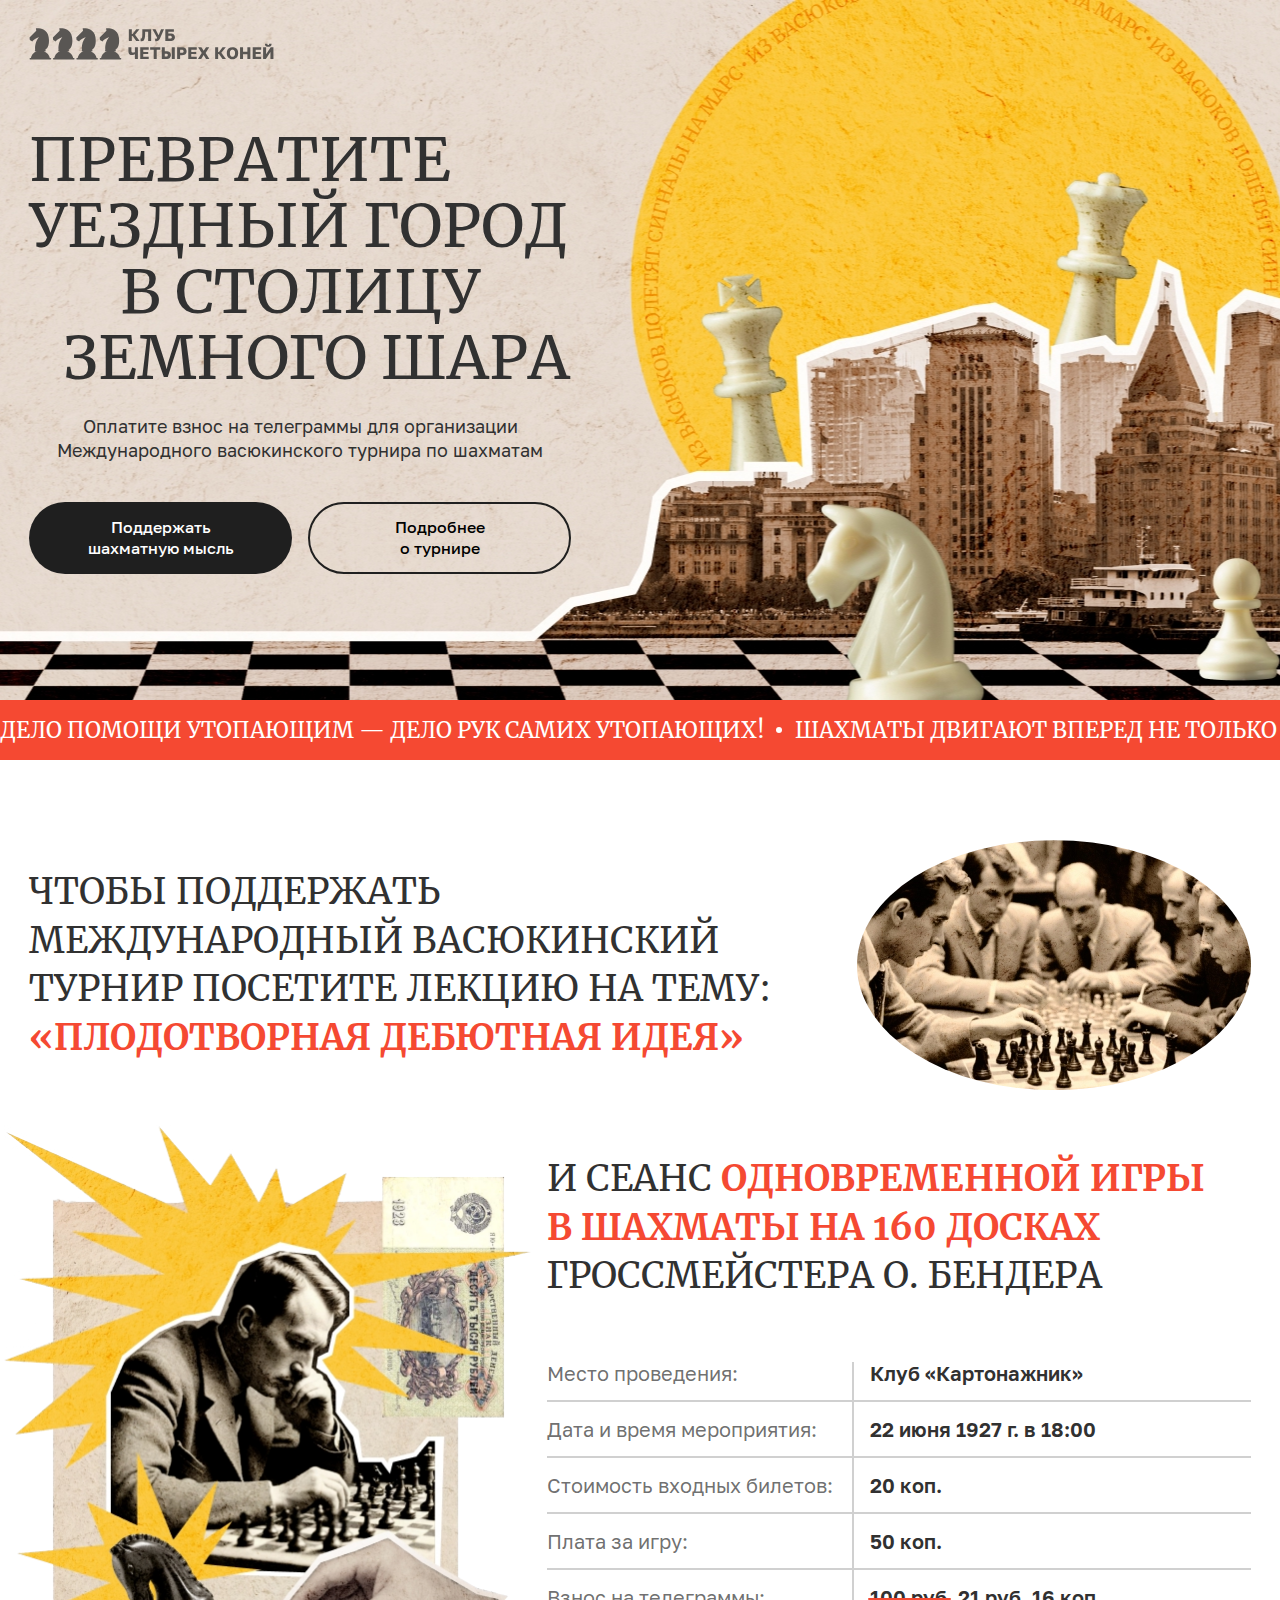
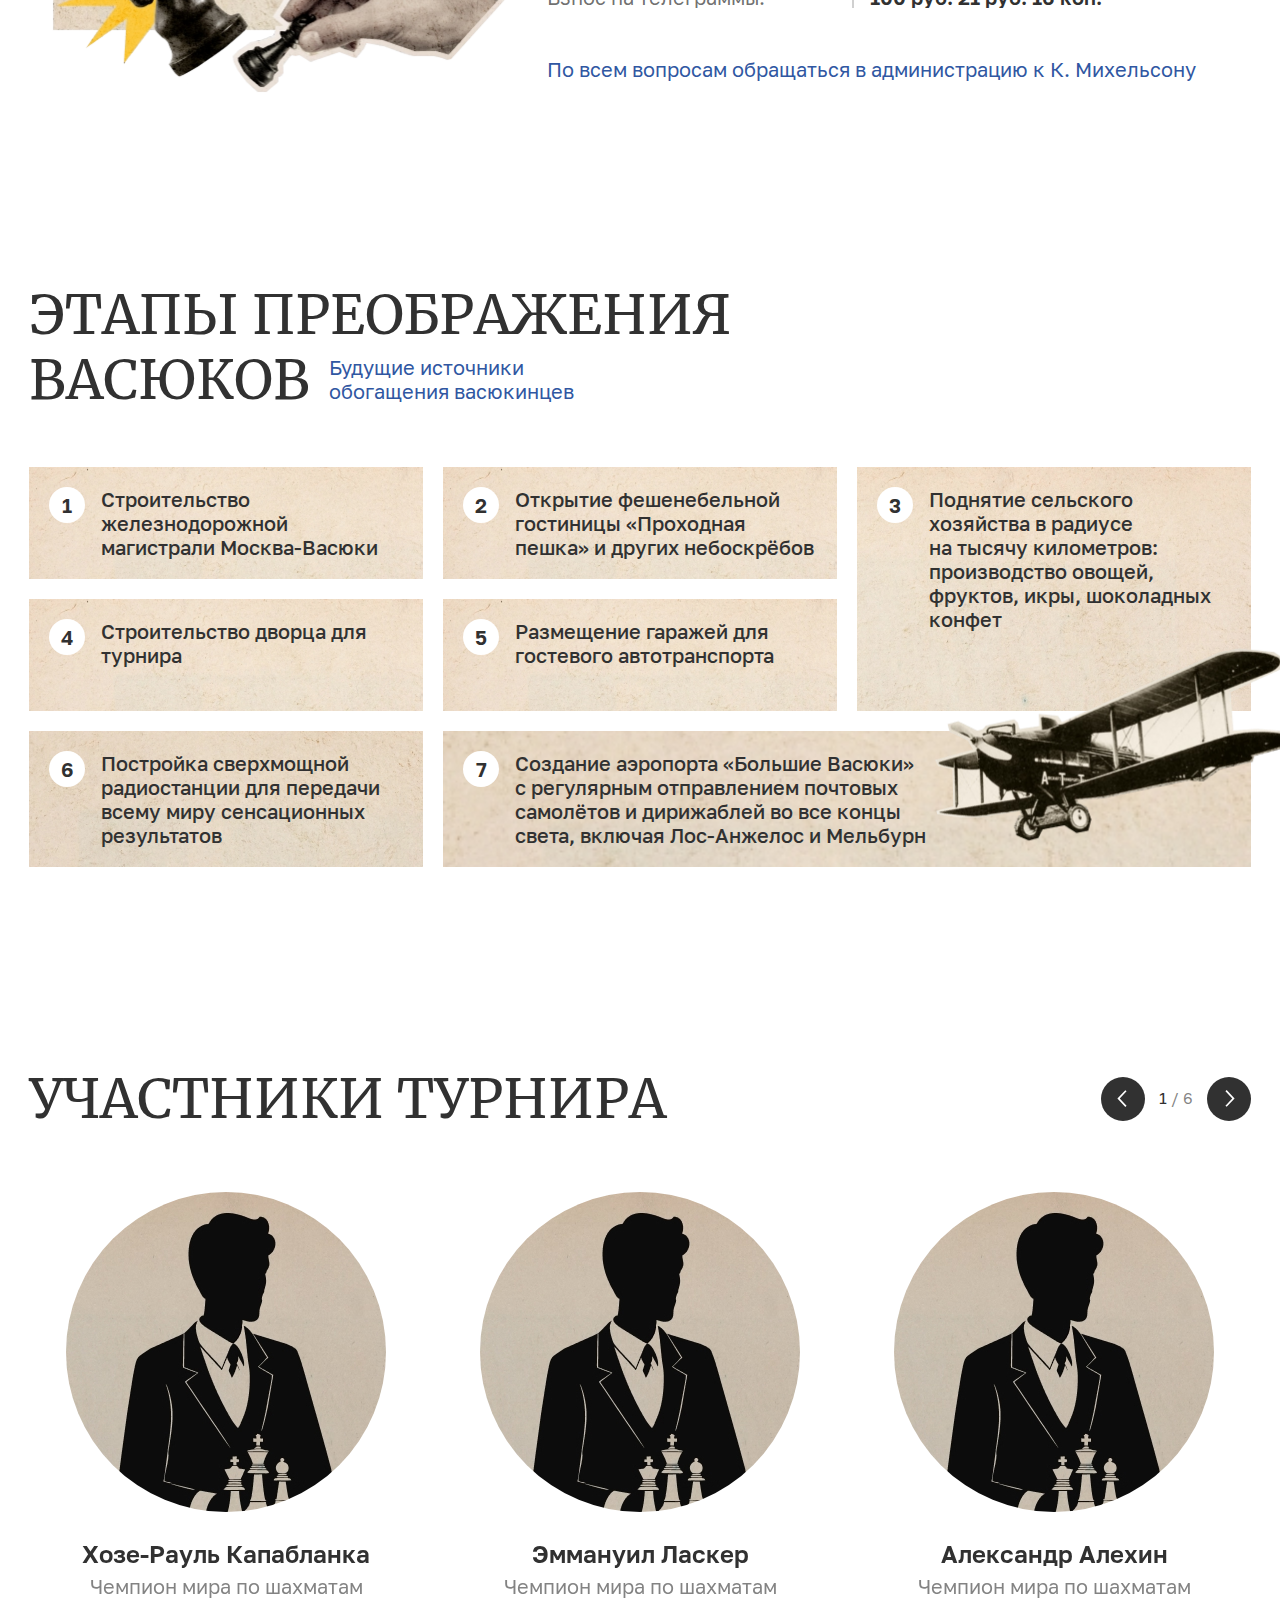
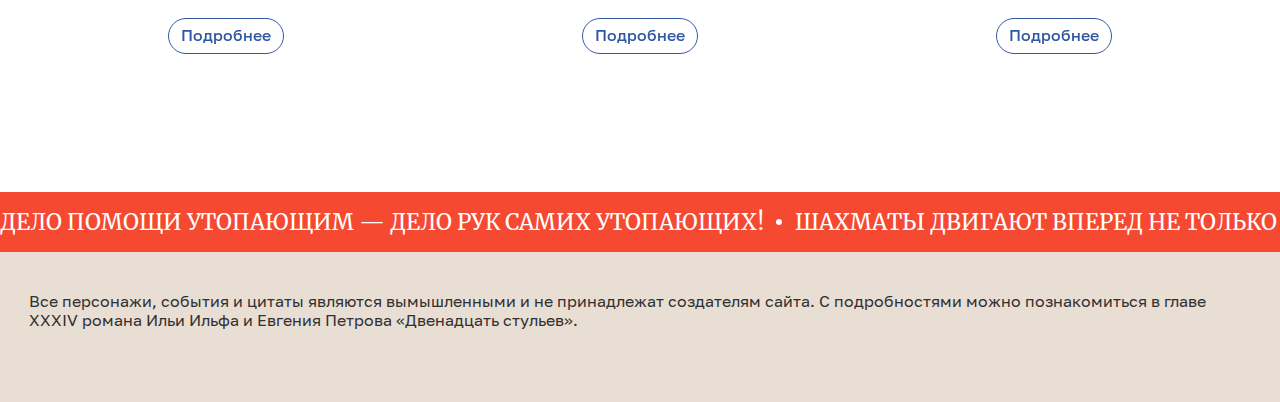
<file: index.html>
<!DOCTYPE html>
<html lang="ru">

<head>
  <meta charset="utf-8">
  <meta http-equiv="X-UA-Compatible" content="IE=edge">
  <meta name="viewport" content="width=device-width, initial-scale=1.0">

  <title>Клуб четырех коней</title>
  
  <meta name="description" content="Чтобы поддержать Международный васюкинский турнир посетите лекцию на тему: Плодотворная дебютная идея">
  <meta name="keywords" content="шахматы, игры, доска">
  <meta name="author" content="maxuiux">

  <link rel="icon" href="img/favicon.ico" type="image/x-icon">
  <link rel="icon" href="img/favicon.svg" type="image/svg+xml">
  <link rel="icon" href="img/favicon.webp" type="image/webp">
  <link rel="icon" href="img/favicon.png" type="image/png">

  <link rel="stylesheet" href="libs/swiper/swiper-bundle.min.css">
  <link rel="stylesheet" href="css/index.min.css">
</head>

<body>
  <header class="header">
    <div class="container">
        <a href="#" class="header__logo" tabindex="0" aria-label="Логотип Клуб четырех коней">
            <svg>
                <use xlink:href="img/sprites/icon.svg#logo-four-horses-club"></use>
            </svg>
        </a>
        <div class="header__blocks">
            <div class="header__block">
                <div class="header__wrap">
                    <h1 class="header__title">
                        <span>Превратите уездный город</span>
                        <span>в&nbsp;столицу</span>
                        <span>земного шара</span>
                    </h1>
                    <h2 class="header__subtitle">
                        Оплатите взнос на&nbsp;телеграммы для организации Международного васюкинского турнира
                        по&nbsp;шахматам
                    </h2>
                </div>
            </div>
            <div class="header__block">
                <div class="header__buttons">
                    <button class="button button--xl button--black" tabindex="0">
                        Поддержать <br> шахматную мысль
                    </button>
                    <a href="#" class="button button--xl button--border" tabindex="0">
                        Подробнее <br> о&nbsp;турнире
                    </a>
                </div>
            </div>
        </div>
    </div>
</header>

  <main>

    <section class="infinite-scroll" data-component="infinite-scroll">
    <div class="infinite-scroll-animation infinite-scroll-animation--left" data-element="infinite-scroll:animation" style="--direction: normal;">
        <div class="infinite-scroll-animation__text" data-element="infinite-scroll:inner">
            <span>
                Дело помощи утопающим&nbsp;&mdash; дело рук самих утопающих!
            </span>
            <span>
                Шахматы двигают вперед не&nbsp;только культуру, но&nbsp;и&nbsp;экономику!
            </span>
            <span>
                Лед тронулся, господа присяжные заседатели!
            </span>
            <span>
                Дело помощи утопающим&nbsp;&mdash; дело рук самих утопающих!
            </span>
            <span>
                Шахматы двигают вперед не&nbsp;только культуру, но&nbsp;и&nbsp;экономику!
            </span>
            <span>
                Лед тронулся, господа присяжные заседатели!
            </span>
        </div>
    </div>
</section>
    
    <section class="main-info section-padding-top-sm">
    <div class="container">
        <div class="main-info__blocks">
            <div class="main-info__block main-info__block--header">
                <div class="main-info__items" data-component="move-title">
                    <div class="main-info__item">
                        <h2 class="title">
                            Чтобы поддержать <br>
                            Международный васюкинский<br>
                            турнир <span data-element="move-title:item">посетите лекцию на&nbsp;тему:<br>
                                <span class="title-color-red">
                                    &laquo;Плодотворная дебютная идея&raquo;</span></span>
                        </h2>
                    </div>
                    <div class="main-info__item">
                        <div class="main-info__image-ellipse">
                            <picture>
                                <source srcset="img/main-info-image-1.avif" type="image/avif">
                                <source srcset="img/main-info-image-1.webp" type="image/webp">
                                <img src="img/main-info-image-1.jpg" loading="lazy" alt="Изображение">
                            </picture>
                        </div>
                    </div>
                    <div class="main-info__item">
                        <h2 class="title" data-element="move-title:container"></h2>
                    </div>
                </div>
            </div>
            <div class="main-info__block main-info__block--body">
                <div class="main-info__items">
                    <div class="main-info__item">
                        <div class="main-info__image-cube">
                            <picture>
                                <source srcset="img/main-info-image-2.avif" type="image/avif">
                                <source srcset="img/main-info-image-2.webp" type="image/webp">
                                <img src="img/main-info-image-2.png" loading="lazy" alt="Изображение">
                            </picture>
                        </div>
                    </div>
                    <div class="main-info__item">
                        <div class="main-info__item-header">
                            <h2 class="title">
                                и&nbsp;Сеанс <span class="title-color-red">одновременной игры<br>
                                    в&nbsp;шахматы на&nbsp;160 досках</span> <br>
                                гроссмейстера О.&nbsp;Бендера
                            </h2>
                        </div>
                        <div class="main-info__item-body">
                            <table class="table">
                                <tbody>
                                    <tr>
    <th data-label="Место проведения:">Место проведения:</th>
    <td data-label="Клуб &laquo;Картонажник&raquo;">Клуб &laquo;Картонажник&raquo;</td>
</tr>
                                    <tr>
    <th data-label="Дата и&nbsp;время мероприятия:">Дата и&nbsp;время мероприятия:</th>
    <td data-label="22&nbsp;июня 1927&nbsp;г.&nbsp;в&nbsp;18:00">22&nbsp;июня 1927&nbsp;г.&nbsp;в&nbsp;18:00</td>
</tr>
                                    <tr>
    <th data-label="Стоимость входных билетов:">Стоимость входных билетов:</th>
    <td data-label="20&nbsp;коп.">20&nbsp;коп.</td>
</tr>
                                    <tr>
    <th data-label="Плата за&nbsp;игру:">Плата за&nbsp;игру:</th>
    <td data-label="50&nbsp;коп.">50&nbsp;коп.</td>
</tr>
                                    <tr>
    <th data-label="Взнос на&nbsp;телеграммы:">Взнос на&nbsp;телеграммы:</th>
    <td data-label="21&nbsp;руб.&nbsp;16&nbsp;коп."><span class="table-discount">100&nbsp;руб.</span> 21&nbsp;руб.&nbsp;16&nbsp;коп.</td>
</tr>
                                </tbody>
                            </table>
                        </div>
                        <div class="main-info__item-footer">
                            <a href="#" class="link" tabindex="0">
                                По&nbsp;всем вопросам обращаться в&nbsp;администрацию к&nbsp;К.&nbsp;Михельсону
                            </a>
                        </div>
                    </div>
                </div>
            </div>
        </div>
    </div>
</section>
    
    <section class="stages-transformation section-padding-xl">
    <div class="container">
        <div class="stages-transformation__wrap">
            <h2 class="title title--xl">
                Этапы преображения<br>
                Васюков
                <a href="#" class="link link--title" tabindex="0">
                    Будущие источники
                    обогащения васюкинцев
                </a>
            </h2>
            <div class="stages-transformation__blocks">
                <div class="stages-transformation__block">
                    <div class="stages-item">
    <div class="stages-item__wrap">
        <div class="stages-item__value"></div>
        <div class="stages-item__text">
            Строительство железнодорожной магистрали Москва-Васюки
        </div>
    </div>
</div>
                </div>
                <div class="stages-transformation__block">
                    <div class="stages-item">
    <div class="stages-item__wrap">
        <div class="stages-item__value"></div>
        <div class="stages-item__text">
            Открытие фешенебельной гостиницы &laquo;Проходная пешка&raquo; и&nbsp;других небоскрёбов
        </div>
    </div>
</div>
                </div>
                <div class="stages-transformation__block">
                    <div class="stages-item">
    <div class="stages-item__wrap">
        <div class="stages-item__value"></div>
        <div class="stages-item__text">
            Поднятие сельского хозяйства в&nbsp;радиусе на&nbsp;тысячу километров: производство овощей, фруктов, икры, шоколадных конфет
        </div>
    </div>
</div>
                </div>
                <div class="stages-transformation__block">
                    <div class="stages-item">
    <div class="stages-item__wrap">
        <div class="stages-item__value"></div>
        <div class="stages-item__text">
            Строительство дворца для турнира
        </div>
    </div>
</div>
                </div>
                <div class="stages-transformation__block">
                    <div class="stages-item">
    <div class="stages-item__wrap">
        <div class="stages-item__value"></div>
        <div class="stages-item__text">
            Размещение гаражей для гостевого автотранспорта
        </div>
    </div>
</div>
                </div>
                <div class="stages-transformation__block">
                    <div class="stages-item">
    <div class="stages-item__wrap">
        <div class="stages-item__value"></div>
        <div class="stages-item__text">
            Постройка сверхмощной радиостанции для передачи всему миру сенсационных результатов
        </div>
    </div>
</div>
                </div>
                <div class="stages-transformation__block">
                    <div class="stages-item">
    <div class="stages-item__wrap">
        <div class="stages-item__value"></div>
        <div class="stages-item__text">
            Создание аэропорта &laquo;Большие Васюки&raquo; с&nbsp;регулярным отправлением почтовых самолётов и&nbsp;дирижаблей во&nbsp;все концы света, включая Лос-Анжелос и&nbsp;Мельбурн
        </div>
    </div>
</div>
                </div>
            </div>
            <div class="stages-slider" data-component="stages-slider">
                <div class="swiper" data-element="stages-slider:swiper">
                    <div class="swiper-wrapper">
                        <div class="swiper-slide">
                            <div class="stages-item-mobile">
                                <div class="stages-item-mobile__items">
                                    <div class="stages-item-mobile__item">
                                        <div class="stages-item__wrap">
                                            <div class="stages-item__value"></div>
                                            <div class="stages-item__text">
                                                Строительство железнодорожной магистрали Москва-Васюки
                                            </div>
                                        </div>
                                    </div>
                                    <div class="stages-item-mobile__item">
                                        <div class="stages-item__wrap">
                                            <div class="stages-item__value"></div>
                                            <div class="stages-item__text">
                                                Открытие фешенебельной гостиницы «Проходная пешка» и&nbsp;других небоскрёбов
                                            </div>
                                        </div>
                                    </div>
                                </div>
                            </div>
                        </div>
                        <div class="swiper-slide">
                            <div class="stages-item-mobile">
                                <div class="stages-item-mobile__items">
                                    <div class="stages-item-mobile__item">
                                        <div class="stages-item__wrap">
                                            <div class="stages-item__value"></div>
                                            <div class="stages-item__text">
                                                Поднятие сельского хозяйства в&nbsp;радиусе на&nbsp;тысячу километров: производство овощей, фруктов, икры, шоколадных конфет
                                            </div>
                                        </div>
                                    </div>
                                </div>
                            </div>
                        </div>
                        <div class="swiper-slide">
                            <div class="stages-item-mobile">
                                <div class="stages-item-mobile__items">
                                    <div class="stages-item-mobile__item">
                                        <div class="stages-item__wrap">
                                            <div class="stages-item__value"></div>
                                            <div class="stages-item__text">
                                                Строительство дворца для турнира
                                            </div>
                                        </div>
                                    </div>
                                    <div class="stages-item-mobile__item">
                                        <div class="stages-item__wrap">
                                            <div class="stages-item__value"></div>
                                            <div class="stages-item__text">
                                                Размещение гаражей для гостевого автотранспорта
                                            </div>
                                        </div>
                                    </div>
                                </div>
                            </div>
                        </div>
                        <div class="swiper-slide">
                            <div class="stages-item-mobile">
                                <div class="stages-item-mobile__items">
                                    <div class="stages-item-mobile__item">
                                        <div class="stages-item__wrap">
                                            <div class="stages-item__value"></div>
                                            <div class="stages-item__text">
                                                Постройка сверхмощной радиостанции для передачи всему миру сенсационных результатов
                                            </div>
                                        </div>
                                    </div>
                                </div>
                            </div>
                        </div>
                        <div class="swiper-slide">
                            <div class="stages-item-mobile">
                                <div class="stages-item-mobile__items">
                                    <div class="stages-item-mobile__item">
                                        <div class="stages-item__wrap">
                                            <div class="stages-item__value"></div>
                                            <div class="stages-item__text">
                                                Создание аэропорта «Большие Васюки» с&nbsp;регулярным отправлением почтовых самолётов и&nbsp;дирижаблей во&nbsp;все концы света, включая Лос-Анжелос и&nbsp;Мельбурн
                                            </div>
                                        </div>
                                    </div>
                                </div>
                            </div>
                        </div>
                    </div>
                    <div class="stages-slider-buttons">
                        <div class="stages-slider-button stages-slider-button--prev" data-element="stages-slider:prev">
                            <svg>
                                <use xlink:href="img/sprites/icon.svg#chevron-right"></use>
                            </svg>
                        </div>
                        <div class="stages-slider-pagination" data-element="stages-slider:pagination"></div>
                        <div class="stages-slider-button stages-slider-button--next" data-element="stages-slider:next">
                            <svg>
                                <use xlink:href="img/sprites/icon.svg#chevron-right"></use>
                            </svg>
                        </div>
                    </div>
                </div>
            </div>
        </div>
    </div>
</section>
    
    <section class="tournament-participants section-padding-bottom-md">
    <div class="container">
        <div class="tournament-participants__wrap">
            <h2 class="title title--xl">
                Участники турнира
            </h2>
            <div class="items-slider" data-component="items-slider">
                <div class="swiper" data-element="items-slider:swiper">
                    <div class="swiper-wrapper">
                        <div class="swiper-slide">
                            
    <div class="items-slider__slide">
        <div class="items-slider__slide-image">
            <picture>
                <source srcset="img/items-slider-slide-image-1.avif" type="image/avif">
                <source srcset="img/items-slider-slide-image-1.webp" type="image/webp">
                <img src="img/items-slider-slide-image-1.jpg" loading="lazy" alt="Фотография 1">
            </picture>
        </div>
        <div class="items-slider__slide-wrap">
            <h3 class="items-slider__slide-title">
                Хозе-Рауль Капабланка
            </h3>
            <p class="items-slider__slide-text">
                Чемпион мира по шахматам
            </p>
        </div>
        <a href="#" class="button button--sm button--border" tabindex="0">
            Подробнее
        </a>
    </div>

                        </div>
                        <div class="swiper-slide">
                            
    <div class="items-slider__slide">
        <div class="items-slider__slide-image">
            <picture>
                <source srcset="img/items-slider-slide-image-1.avif" type="image/avif">
                <source srcset="img/items-slider-slide-image-1.webp" type="image/webp">
                <img src="img/items-slider-slide-image-1.jpg" loading="lazy" alt="Фотография 1">
            </picture>
        </div>
        <div class="items-slider__slide-wrap">
            <h3 class="items-slider__slide-title">
                Эммануил Ласкер
            </h3>
            <p class="items-slider__slide-text">
                Чемпион мира по шахматам
            </p>
        </div>
        <a href="#" class="button button--sm button--border" tabindex="0">
            Подробнее
        </a>
    </div>

                        </div>
                        <div class="swiper-slide">
                            
    <div class="items-slider__slide">
        <div class="items-slider__slide-image">
            <picture>
                <source srcset="img/items-slider-slide-image-1.avif" type="image/avif">
                <source srcset="img/items-slider-slide-image-1.webp" type="image/webp">
                <img src="img/items-slider-slide-image-1.jpg" loading="lazy" alt="Фотография 1">
            </picture>
        </div>
        <div class="items-slider__slide-wrap">
            <h3 class="items-slider__slide-title">
                Александр Алехин
            </h3>
            <p class="items-slider__slide-text">
                Чемпион мира по шахматам
            </p>
        </div>
        <a href="#" class="button button--sm button--border" tabindex="0">
            Подробнее
        </a>
    </div>

                        </div>
                        <div class="swiper-slide">
                            
    <div class="items-slider__slide">
        <div class="items-slider__slide-image">
            <picture>
                <source srcset="img/items-slider-slide-image-1.avif" type="image/avif">
                <source srcset="img/items-slider-slide-image-1.webp" type="image/webp">
                <img src="img/items-slider-slide-image-1.jpg" loading="lazy" alt="Фотография 1">
            </picture>
        </div>
        <div class="items-slider__slide-wrap">
            <h3 class="items-slider__slide-title">
                Арон Нимцович
            </h3>
            <p class="items-slider__slide-text">
                Чемпион мира по шахматам
            </p>
        </div>
        <a href="#" class="button button--sm button--border" tabindex="0">
            Подробнее
        </a>
    </div>

                        </div>
                        <div class="swiper-slide">
                            
    <div class="items-slider__slide">
        <div class="items-slider__slide-image">
            <picture>
                <source srcset="img/items-slider-slide-image-1.avif" type="image/avif">
                <source srcset="img/items-slider-slide-image-1.webp" type="image/webp">
                <img src="img/items-slider-slide-image-1.jpg" loading="lazy" alt="Фотография 1">
            </picture>
        </div>
        <div class="items-slider__slide-wrap">
            <h3 class="items-slider__slide-title">
                Рихард Рети
            </h3>
            <p class="items-slider__slide-text">
                Чемпион мира по шахматам
            </p>
        </div>
        <a href="#" class="button button--sm button--border" tabindex="0">
            Подробнее
        </a>
    </div>

                        </div>
                        <div class="swiper-slide">
                            
    <div class="items-slider__slide">
        <div class="items-slider__slide-image">
            <picture>
                <source srcset="img/items-slider-slide-image-1.avif" type="image/avif">
                <source srcset="img/items-slider-slide-image-1.webp" type="image/webp">
                <img src="img/items-slider-slide-image-1.jpg" loading="lazy" alt="Фотография 1">
            </picture>
        </div>
        <div class="items-slider__slide-wrap">
            <h3 class="items-slider__slide-title">
                Остап Бендер
            </h3>
            <p class="items-slider__slide-text">
                Гроссмейстер
            </p>
        </div>
        <a href="#" class="button button--sm button--border" tabindex="0">
            Подробнее
        </a>
    </div>

                        </div>
                    </div>
                    <div class="items-slider-buttons">
                        <div class="items-slider-button items-slider-button--prev" data-element="items-slider:prev">
                            <svg>
                                <use xlink:href="img/sprites/icon.svg#chevron-right"></use>
                            </svg>
                        </div>
                        <div class="items-slider-pagination" data-element="items-slider:pagination"></div>
                        <div class="items-slider-button items-slider-button--next" data-element="items-slider:next">
                            <svg>
                                <use xlink:href="img/sprites/icon.svg#chevron-right"></use>
                            </svg>
                        </div>
                    </div>

                </div>
            </div>
        </div>
    </div>
</section>
    
    <section class="infinite-scroll" data-component="infinite-scroll">
    <div class="infinite-scroll-animation infinite-scroll-animation--right" data-element="infinite-scroll:animation" style="--direction: normal;">
        <div class="infinite-scroll-animation__text" data-element="infinite-scroll:inner">
            <span>
                Дело помощи утопающим&nbsp;&mdash; дело рук самих утопающих!
            </span>
            <span>
                Шахматы двигают вперед не&nbsp;только культуру, но&nbsp;и&nbsp;экономику!
            </span>
            <span>
                Лед тронулся, господа присяжные заседатели!
            </span>
            <span>
                Дело помощи утопающим&nbsp;&mdash; дело рук самих утопающих!
            </span>
            <span>
                Шахматы двигают вперед не&nbsp;только культуру, но&nbsp;и&nbsp;экономику!
            </span>
            <span>
                Лед тронулся, господа присяжные заседатели!
            </span>
        </div>
    </div>
</section>

  </main>

  <footer class="footer">
    <div class="container">
        <p class="footer__text">
            Все персонажи, события и&nbsp;цитаты являются вымышленными и&nbsp;не&nbsp;принадлежат создателям сайта.
            С&nbsp;подробностями можно познакомиться в&nbsp;главе XXXIV романа Ильи Ильфа и&nbsp;Евгения Петрова
            &laquo;Двенадцать стульев&raquo;.
        </p>
    </div>
</footer>

  <script src="libs/swiper/swiper-bundle.min.js"></script>
<script src="js/index.min.js"></script>

</body>

</html>
</file>
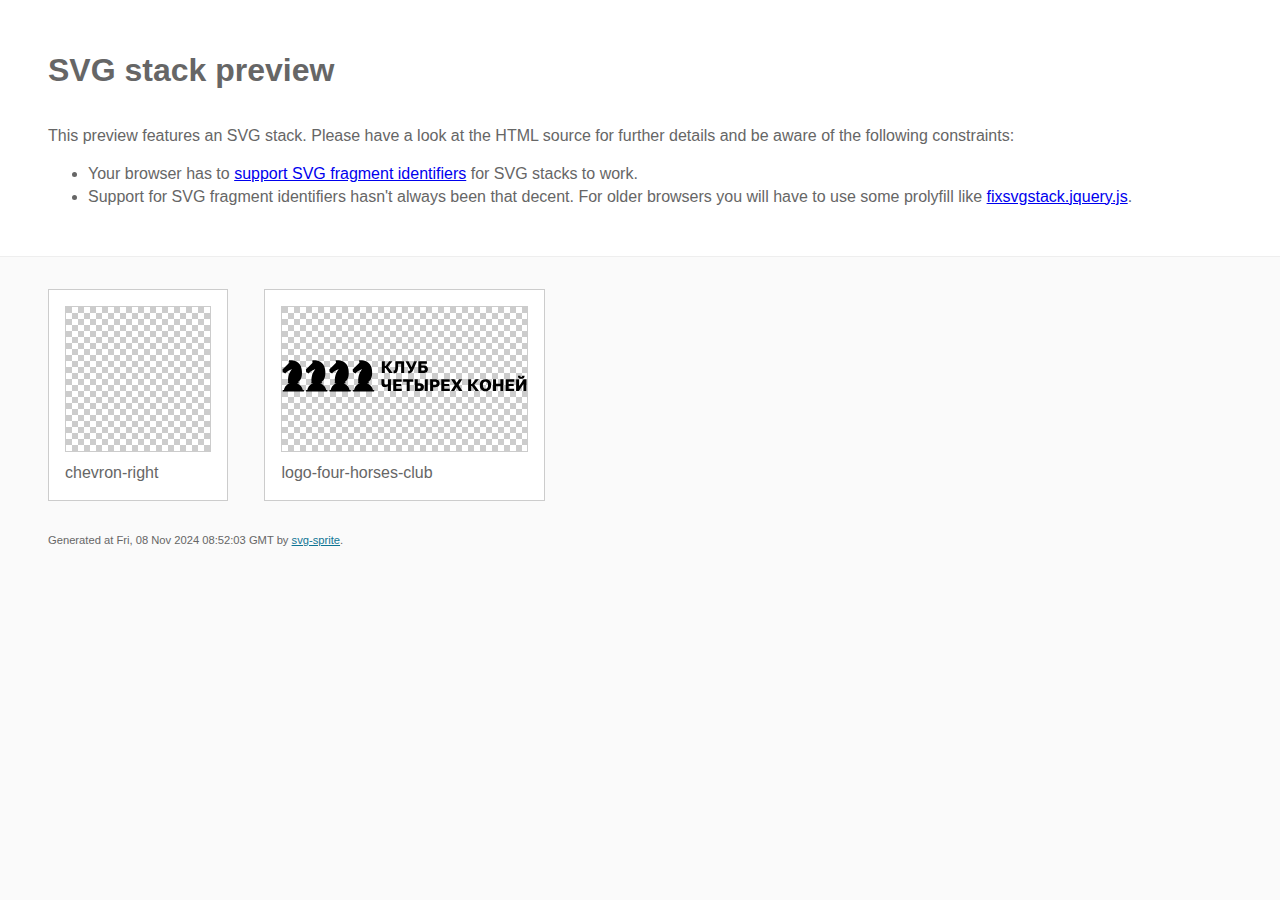
<file: img/sprites/stack/sprite.stack.html>
<!DOCTYPE html>
<html lang="en" xmlns="http://www.w3.org/1999/xhtml">
	<head>
		<meta charset="utf-8"/>
		<meta http-equiv="X-UA-Compatible" content="IE=Edge"/>
		<title>SVG stack preview | svg-sprite</title>
		<style>@charset "UTF-8";body{padding:0;margin:0;color:#666;background:#fafafa;font-family:Arial,Helvetica,sans-serif;font-size:1em;line-height:1.4}header{display:block;padding:3em 3em 2em 3em;background-color:#fff}header p{margin:2em 0 0 0}section{border-top:1px solid #eee;padding:2em 3em 0 3em}section ul{margin:0;padding:0}section li{display:inline;display:inline-block;background-color:#fff;position:relative;margin:0 2em 2em 0;vertical-align:top;border:1px solid #ccc;padding:1em 1em 3em 1em;cursor:default}.icon-box{margin:0;width:144px;height:144px;position:relative;background:#ccc url("[data-uri]") top left repeat;border:1px solid #ccc;display:table-cell;vertical-align:middle;text-align:center}.icon{display:inline;display:inline-block}h1{margin-top:0}h2{margin:0;padding:0;font-size:1em;font-weight:normal;white-space:nowrap;overflow:hidden;text-overflow:ellipsis;position:absolute;left:1em;right:1em;bottom:1em}footer{display:block;margin:0;padding:0 3em 3em 3em}footer p{margin:0;font-size:.7em}footer a{color:#0f7595;margin-left:0}</style>

<!--

Sprite shape dimensions
====================================================================================================
You will need to set the sprite shape dimensions via CSS when you use them as stack SVGs, otherwise
they would become a huge 100% in size. You may use the following dimension classes for doing so.
They might well be outsourced to an external stylesheet of course.

-->

<style type="text/css">
	.svg-chevron-right-dims { width: 20px; height: 20px; }
	.svg-logo-four-horses-club-dims { width: 245px; height: 32px; }
</style>

<!--
====================================================================================================
-->

	</head>
	<body>
		<header>
			<h1>SVG stack preview</h1>
			<p>This preview features an SVG stack. Please have a look at the HTML source for further details and be aware of the following constraints:</p>
			<ul>
				<li>Your browser has to <a href="http://caniuse.com/#feat=svg-fragment" target="_blank" rel="noopener noreferrer">support SVG fragment identifiers</a> for SVG stacks to work.</li>
				<li>Support for SVG fragment identifiers hasn't always been that decent. For older browsers you will have to use some prolyfill like <a href="https://github.com/preciousforever/SVG-Stacker/blob/master/fixsvgstack.jquery.js" target="_blank" rel="noopener noreferrer">fixsvgstack.jquery.js</a>.</li>
			</ul>
		</header>
		<section>

<!--

SVG stack
====================================================================================================
These SVG images make use of fragment identifiers (IDs) to reference certain portions of the
external sprite. By default, all shapes inside the sprite are hidden by CSS. The `:target` pseudo
selector is used to show the very shape that is referenced by the fragment identifier.

-->

			<ul>

				<li title="chevron-right">
					<div class="icon-box">

						<!-- chevron-right -->
						<img src="../icon.svg#chevron-right" class="svg-chevron-right-dims" alt="chevron-right"/>

					</div>
					<h2>chevron-right</h2>
				</li>
				<li title="logo-four-horses-club">
					<div class="icon-box">

						<!-- logo-four-horses-club -->
						<img src="../icon.svg#logo-four-horses-club" class="svg-logo-four-horses-club-dims" alt="logo-four-horses-club"/>

					</div>
					<h2>logo-four-horses-club</h2>
				</li>
			</ul>

<!--
====================================================================================================
-->

		</section>
		<footer>
			<p>Generated at Fri, 08 Nov 2024 08:52:03 GMT by <a href="https://github.com/svg-sprite/svg-sprite" target="_blank" rel="noopener noreferrer">svg-sprite</a>.</p>
		</footer>
	</body>
</html>
</file>
<file: css/index.min.css>
html{line-height:1.15;-webkit-text-size-adjust:100%}details,main{display:block}h1{font-size:2em}hr{-webkit-box-sizing:content-box;box-sizing:content-box;height:0;overflow:visible}code,kbd,pre,samp{font-family:monospace,monospace;font-size:1em}a{background-color:transparent;text-decoration:none;color:var(--color-black)}abbr[title]{border-bottom:none;text-decoration:underline;-webkit-text-decoration:underline dotted;text-decoration:underline dotted}b,strong{font-weight:bolder}small{font-size:80%}sub,sup{font-size:75%;line-height:0;position:relative;vertical-align:baseline}sub{bottom:-.25em}sup{top:-.5em}img{border-style:none;-webkit-user-select:none;-moz-user-select:none;-ms-user-select:none;user-select:none}button,input,optgroup,select,textarea{font-family:inherit;font-size:100%;line-height:1.15;margin:0}button,input{overflow:visible}button,select{text-transform:none}[type=button],[type=reset],[type=submit],button{-webkit-appearance:button}[type=button]::-moz-focus-inner,[type=reset]::-moz-focus-inner,[type=submit]::-moz-focus-inner,button::-moz-focus-inner{border-style:none;padding:0}[type=button]:-moz-focusring,[type=reset]:-moz-focusring,[type=submit]:-moz-focusring,button:-moz-focusring{outline:ButtonText dotted 1px}fieldset{padding:.35em .75em .625em}legend{-webkit-box-sizing:border-box;box-sizing:border-box;color:inherit;display:table;max-width:100%;padding:0;white-space:normal}progress{vertical-align:baseline}textarea{overflow:auto}[type=checkbox],[type=radio]{-webkit-box-sizing:border-box;box-sizing:border-box;padding:0}[type=number]::-webkit-inner-spin-button,[type=number]::-webkit-outer-spin-button{height:auto}[type=search]{-webkit-appearance:textfield;outline-offset:-2px}[type=search]::-webkit-search-decoration{-webkit-appearance:none}::-webkit-file-upload-button{-webkit-appearance:button;font:inherit}summary{display:list-item}[hidden],template{display:none}@font-face{font-family:Merriweather;src:url(../fonts/merriweather/Merriweather-BoldItalic.eot);src:local("Merriweather Bold Italic"),local("Merriweather-BoldItalic"),url(../fonts/merriweather/Merriweather-BoldItalic.eot?#iefix) format("embedded-opentype"),url(../fonts/merriweather/Merriweather-BoldItalic.woff) format("woff"),url(../fonts/merriweather/Merriweather-BoldItalic.ttf) format("truetype");font-weight:700;font-style:italic}@font-face{font-family:Merriweather;src:url(../fonts/merriweather/Merriweather-Italic.eot);src:local("Merriweather Italic"),local("Merriweather-Italic"),url(../fonts/merriweather/Merriweather-Italic.eot?#iefix) format("embedded-opentype"),url(../fonts/merriweather/Merriweather-Italic.woff) format("woff"),url(../fonts/merriweather/Merriweather-Italic.ttf) format("truetype");font-weight:400;font-style:italic}@font-face{font-family:Merriweather;src:url(../fonts/merriweather/Merriweather-Regular.eot);src:local("Merriweather Regular"),local("Merriweather-Regular"),url(../fonts/merriweather/Merriweather-Regular.eot?#iefix) format("embedded-opentype"),url(../fonts/merriweather/Merriweather-Regular.woff) format("woff"),url(../fonts/merriweather/Merriweather-Regular.ttf) format("truetype");font-weight:400;font-style:normal}@font-face{font-family:Merriweather;src:url(../fonts/merriweather/Merriweather-BlackItalic.eot);src:local("Merriweather Black Italic"),local("Merriweather-BlackItalic"),url(../fonts/merriweather/Merriweather-BlackItalic.eot?#iefix) format("embedded-opentype"),url(../fonts/merriweather/Merriweather-BlackItalic.woff) format("woff"),url(../fonts/merriweather/Merriweather-BlackItalic.ttf) format("truetype");font-weight:900;font-style:italic}@font-face{font-family:Merriweather;src:url(../fonts/merriweather/Merriweather-Bold.eot);src:local("Merriweather Bold"),local("Merriweather-Bold"),url(../fonts/merriweather/Merriweather-Bold.eot?#iefix) format("embedded-opentype"),url(../fonts/merriweather/Merriweather-Bold.woff) format("woff"),url(../fonts/merriweather/Merriweather-Bold.ttf) format("truetype");font-weight:700;font-style:normal}@font-face{font-family:Merriweather;src:url(../fonts/merriweather/Merriweather-Light.eot);src:local("Merriweather Light"),local("Merriweather-Light"),url(../fonts/merriweather/Merriweather-Light.eot?#iefix) format("embedded-opentype"),url(../fonts/merriweather/Merriweather-Light.woff) format("woff"),url(../fonts/merriweather/Merriweather-Light.ttf) format("truetype");font-weight:300;font-style:normal}@font-face{font-family:Merriweather;src:url(../fonts/merriweather/Merriweather-Black.eot);src:local("Merriweather Black"),local("Merriweather-Black"),url(../fonts/merriweather/Merriweather-Black.eot?#iefix) format("embedded-opentype"),url(../fonts/merriweather/Merriweather-Black.woff) format("woff"),url(../fonts/merriweather/Merriweather-Black.ttf) format("truetype");font-weight:900;font-style:normal}@font-face{font-family:Merriweather;src:url(../fonts/merriweather/Merriweather-LightItalic.eot);src:local("Merriweather Light Italic"),local("Merriweather-LightItalic"),url(../fonts/merriweather/Merriweather-LightItalic.eot?#iefix) format("embedded-opentype"),url(../fonts/merriweather/Merriweather-LightItalic.woff) format("woff"),url(../fonts/merriweather/Merriweather-LightItalic.ttf) format("truetype");font-weight:300;font-style:italic}@font-face{font-family:"Golos Text";src:url(../fonts/golos-text/GolosText-Medium.eot);src:local("Golos Text Medium"),local("GolosText-Medium"),url(../fonts/golos-text/GolosText-Medium.eot?#iefix) format("embedded-opentype"),url(../fonts/golos-text/GolosText-Medium.woff2) format("woff2"),url(../fonts/golos-text/GolosText-Medium.woff) format("woff"),url(../fonts/golos-text/GolosText-Medium.ttf) format("truetype");font-weight:500;font-style:normal}@font-face{font-family:"Golos Text";src:url(../fonts/golos-text/GolosText-Black.eot);src:local("Golos Text Black"),local("GolosText-Black"),url(../fonts/golos-text/GolosText-Black.eot?#iefix) format("embedded-opentype"),url(../fonts/golos-text/GolosText-Black.woff2) format("woff2"),url(../fonts/golos-text/GolosText-Black.woff) format("woff"),url(../fonts/golos-text/GolosText-Black.ttf) format("truetype");font-weight:900;font-style:normal}@font-face{font-family:"Golos Text";src:url(../fonts/golos-text/GolosText-DemiBold.eot);src:local("Golos Text DemiBold"),local("GolosText-DemiBold"),url(../fonts/golos-text/GolosText-DemiBold.eot?#iefix) format("embedded-opentype"),url(../fonts/golos-text/GolosText-DemiBold.woff2) format("woff2"),url(../fonts/golos-text/GolosText-DemiBold.woff) format("woff"),url(../fonts/golos-text/GolosText-DemiBold.ttf) format("truetype");font-weight:600;font-style:normal}@font-face{font-family:"Golos Text";src:url(../fonts/golos-text/GolosText-Bold.eot);src:local("Golos Text Bold"),local("GolosText-Bold"),url(../fonts/golos-text/GolosText-Bold.eot?#iefix) format("embedded-opentype"),url(../fonts/golos-text/GolosText-Bold.woff2) format("woff2"),url(../fonts/golos-text/GolosText-Bold.woff) format("woff"),url(../fonts/golos-text/GolosText-Bold.ttf) format("truetype");font-weight:700;font-style:normal}@font-face{font-family:"Golos Text";src:url(../fonts/golos-text/GolosText-Regular.eot);src:local("Golos Text Regular"),local("GolosText-Regular"),url(../fonts/golos-text/GolosText-Regular.eot?#iefix) format("embedded-opentype"),url(../fonts/golos-text/GolosText-Regular.woff2) format("woff2"),url(../fonts/golos-text/GolosText-Regular.woff) format("woff"),url(../fonts/golos-text/GolosText-Regular.ttf) format("truetype");font-weight:400;font-style:normal}:root{--font-family-merriweather:"Merriweather",Helvetica,Arial,sans-serif;--font-family-golos-text:"Golos Text",Helvetica,Arial,sans-serif;--color-black:#000;--color-deep-black:#1F1F1F;--color-dark-grey:#313131;--color-graphite-grey:#595653;--color-light-grey:#D6D6D6;--color-soft-grey:#D9D9D9;--color-pastel-grey:#D0D0D0;--color-white:#fff;--color-light-beige:#E9DED4;--color-bright-red:#F54932;--color-golden-yellow:#FBCE51;--color-indigo-blue:#3057A2;--transition-1:0.2s}html{-webkit-box-sizing:border-box;box-sizing:border-box;scroll-behavior:smooth}*,::after,::before{margin:0;padding:0;-webkit-box-sizing:inherit;box-sizing:inherit}body{margin:0;font-family:var(--font-family-merriweather);font-size:1rem;font-weight:400;color:var(--color-dark-grey);background:var(--maxuiux-color-gray-100);overflow-x:hidden;display:-webkit-box;display:-ms-flexbox;display:flex;-webkit-box-orient:vertical;-webkit-box-direction:normal;-ms-flex-direction:column;flex-direction:column;-webkit-box-pack:justify;-ms-flex-pack:justify;justify-content:space-between;min-height:100dvh}img,video{display:-webkit-box;display:-ms-flexbox;display:flex;max-width:100%}button,input,label{font-family:var(--font-family-montserrat)}h1,h2,h3,h4,h5,h6,li,ol,p,ul{font-size:inherit;margin:0}li,ul{list-style:none;padding:0}button{border:none;background-color:initial;cursor:pointer}svg{display:-webkit-box;display:-ms-flexbox;display:flex}.title{display:inline;font-size:2.25rem;line-height:135%;font-weight:400;text-transform:uppercase;text-wrap:balance}.title-color-red{font-weight:700;color:var(--color-bright-red)}.title--xl{font-size:3.375rem;line-height:120%}.link{display:inline-block;font-family:var(--font-family-golos-text);font-size:1.25rem;line-height:120%;font-weight:400;color:var(--color-indigo-blue)}.link--title{vertical-align:center;margin-left:.375rem;max-width:18.75rem;width:100%;text-transform:initial}.section-padding-xl{padding-top:10rem;padding-bottom:12.5rem}.section-padding-top-sm{padding-top:5rem}.section-padding-bottom-md{padding-bottom:8.625rem}.swiper{width:100%}.swiper-slide{width:100%;height:100%}.swiper-button-lock{display:none}.container{max-width:1262px;width:100%;margin:0 auto;padding:0 1.25rem}.items-slider .swiper{position:static}.items-slider__slide{display:-webkit-box;display:-ms-flexbox;display:flex;-webkit-box-orient:vertical;-webkit-box-direction:normal;-ms-flex-direction:column;flex-direction:column;-webkit-box-align:center;-ms-flex-align:center;align-items:center}.items-slider__slide-image{width:20rem;height:20rem;border-radius:50%;overflow:hidden}.items-slider__slide-image img{width:100%;height:100%;-o-object-fit:cover;object-fit:cover;-o-object-position:center;object-position:center}.items-slider__slide-wrap{display:-webkit-box;display:-ms-flexbox;display:flex;-webkit-box-orient:vertical;-webkit-box-direction:normal;-ms-flex-direction:column;flex-direction:column;gap:.375rem;margin-top:1.75rem;margin-bottom:1.25rem}.items-slider__slide-title{font-size:1.5rem;font-weight:600}.items-slider__slide-text{font-size:1.25rem;font-weight:400;color:rgba(49,49,49,.6)}.items-slider__slide-text,.items-slider__slide-title{font-family:var(--font-family-golos-text);line-height:120%;text-align:center}.items-slider-buttons{display:-webkit-inline-box;display:-ms-inline-flexbox;display:inline-flex;-webkit-box-align:center;-ms-flex-align:center;align-items:center;gap:.875rem;position:absolute;top:.625rem;right:0;z-index:1}.items-slider-button{-ms-flex-negative:0;flex-shrink:0;display:-webkit-inline-box;display:-ms-inline-flexbox;display:inline-flex;-webkit-box-align:center;-ms-flex-align:center;align-items:center;-webkit-box-pack:center;-ms-flex-pack:center;justify-content:center;width:2.75rem;height:2.75rem;background-color:var(--color-dark-grey);border-radius:50%;color:var(--color-white);cursor:pointer;-webkit-transition:all var(--transition-1);-o-transition:all var(--transition-1);transition:all var(--transition-1)}.items-slider-button svg{width:1.0625rem;height:1.0625rem}.items-slider-button--prev{rotate:180deg}.items-slider-pagination{font-family:var(--font-family-golos-text);font-size:1rem;font-weight:400;line-height:120%;width:initial;-webkit-user-select:none;-moz-user-select:none;-ms-user-select:none;user-select:none}.items-slider-pagination .swiper-pagination-slash,.items-slider-pagination .swiper-pagination-total{color:rgba(49,49,49,.6)}.main-info__blocks{display:-webkit-box;display:-ms-flexbox;display:flex;-webkit-box-orient:vertical;-webkit-box-direction:normal;-ms-flex-direction:column;flex-direction:column;gap:4.0625rem}.main-info__block--header .main-info__items{display:-webkit-box;display:-ms-flexbox;display:flex;-webkit-box-align:center;-ms-flex-align:center;align-items:center;-webkit-box-pack:justify;-ms-flex-pack:justify;justify-content:space-between;gap:1.5rem}.main-info__block--header .main-info__item:nth-child(3){display:none}.main-info__block--body .main-info__items{display:-ms-grid;display:grid;-ms-grid-columns:32.375rem 1fr;grid-template-columns:32.375rem 1fr}.main-info__item-header{margin-bottom:2.8125rem}.main-info__item-body{margin-bottom:2.0625rem}.main-info__image-ellipse{max-width:24.625rem;max-height:15.625rem;-webkit-clip-path:ellipse(50% 50% at 50% 50%);clip-path:ellipse(50% 50% at 50% 50%)}.main-info__image-ellipse img{width:100%;height:100%;-o-object-fit:cover;object-fit:cover;-o-object-position:center;object-position:center}.main-info__image-cube{width:32.9375rem;-webkit-transform:translateY(-1.875rem) translateX(-1.5625rem);-ms-transform:translateY(-1.875rem) translateX(-1.5625rem);transform:translateY(-1.875rem) translateX(-1.5625rem)}.main-info__image-cube img{width:100%}.tournament-participants{overflow:hidden}.tournament-participants__wrap{display:-webkit-box;display:-ms-flexbox;display:flex;-webkit-box-orient:vertical;-webkit-box-direction:normal;-ms-flex-direction:column;flex-direction:column;gap:3.75rem;position:relative}.stages-transformation__wrap{display:-webkit-box;display:-ms-flexbox;display:flex;-webkit-box-orient:vertical;-webkit-box-direction:normal;-ms-flex-direction:column;flex-direction:column;gap:3.375rem}.stages-transformation__blocks{display:-ms-grid;display:grid;-ms-grid-columns:1fr 1.25rem 1fr 1.25rem 1fr;grid-template-columns:repeat(3,1fr);-ms-grid-rows:7rem 1.25rem 7rem 1.25rem 7rem;grid-template-rows:repeat(3,7rem);gap:1.25rem}.stages-transformation__blocks>:nth-child(1){-ms-grid-row:1;-ms-grid-column:1}.stages-transformation__blocks>:nth-child(2){-ms-grid-row:1;-ms-grid-column:3}.stages-transformation__blocks>:nth-child(3){-ms-grid-row:1;-ms-grid-column:5}.stages-transformation__blocks>:nth-child(4){-ms-grid-row:3;-ms-grid-column:1}.stages-transformation__blocks>:nth-child(5){-ms-grid-row:3;-ms-grid-column:3}.stages-transformation__blocks>:nth-child(6){-ms-grid-row:3;-ms-grid-column:5}.stages-transformation__blocks>:nth-child(7){-ms-grid-row:5;-ms-grid-column:1}.stages-transformation__blocks>:nth-child(8){-ms-grid-row:5;-ms-grid-column:3}.stages-transformation__blocks>:nth-child(9){-ms-grid-row:5;-ms-grid-column:5}.stages-transformation__block{counter-increment:item-counter}.stages-transformation__block:nth-child(3){-ms-grid-row-span:2;grid-row:span 2}.stages-transformation__block:nth-child(6){-ms-grid-row-span:2;grid-row:span 2}.stages-transformation__block:nth-child(7){-ms-grid-column-span:2;grid-column:span 2;-ms-grid-row-span:2;grid-row:span 2}.stages-transformation__block:nth-child(7) .stages-item{position:relative}.stages-transformation__block:nth-child(7) .stages-item::before{content:"";position:absolute;top:-6.0625rem;right:-4rem;z-index:1;background-image:url(../img/stages-item-background-airplane-image.png);background-image:-webkit-image-set(url("../img/stages-item-background-airplane-image.avif") type("image/avif"), url("../img/stages-item-background-airplane-image.webp") type("image/webp"), url("../img/stages-item-background-airplane-image.png") type("image/png"));background-image:image-set(url("../img/stages-item-background-airplane-image.avif") type("image/avif"), url("../img/stages-item-background-airplane-image.webp") type("image/webp"), url("../img/stages-item-background-airplane-image.png") type("image/png"));background-repeat:no-repeat;background-size:cover;background-position:center center;width:25rem;height:14.625rem}.stages-transformation__block:nth-child(7) .stages-item__text{max-width:27.875rem;width:100%}.stages-transformation__block:nth-child(1),.stages-transformation__block:nth-child(2),.stages-transformation__block:nth-child(4),.stages-transformation__block:nth-child(5){overflow:hidden}.stages-transformation__block:nth-child(1) .stages-item,.stages-transformation__block:nth-child(2) .stages-item,.stages-transformation__block:nth-child(4) .stages-item,.stages-transformation__block:nth-child(5) .stages-item{background-image:url(../img/stages-item-background-image-1.jpg);background-image:-webkit-image-set(url("../img/stages-item-background-image-1.avif") type("image/avif"), url("../img/stages-item-background-image-1.webp") type("image/webp"), url("../img/stages-item-background-image-1.jpg") type("image/jpeg"));background-image:image-set(url("../img/stages-item-background-image-1.avif") type("image/avif"), url("../img/stages-item-background-image-1.webp") type("image/webp"), url("../img/stages-item-background-image-1.jpg") type("image/jpeg"))}.stages-transformation__block:nth-child(3) .stages-item{background-image:url(../img/stages-item-background-image-2.jpg);background-image:-webkit-image-set(url("../img/stages-item-background-image-2.avif") type("image/avif"), url("../img/stages-item-background-image-2.webp") type("image/webp"), url("../img/stages-item-background-image-2.jpg") type("image/jpeg"));background-image:image-set(url("../img/stages-item-background-image-2.avif") type("image/avif"), url("../img/stages-item-background-image-2.webp") type("image/webp"), url("../img/stages-item-background-image-2.jpg") type("image/jpeg"))}.stages-transformation__block:nth-child(6) .stages-item,.stages-transformation__block:nth-child(7) .stages-item{background-image:url(../img/stages-item-background-image-3.jpg);background-image:-webkit-image-set(url("../img/stages-item-background-image-3.avif") type("image/avif"), url("../img/stages-item-background-image-3.webp") type("image/webp"), url("../img/stages-item-background-image-3.jpg") type("image/jpeg"));background-image:image-set(url("../img/stages-item-background-image-3.avif") type("image/avif"), url("../img/stages-item-background-image-3.webp") type("image/webp"), url("../img/stages-item-background-image-3.jpg") type("image/jpeg"))}.stages-slider{display:none;position:relative;padding-bottom:4rem}.stages-slider .swiper{position:static}.stages-slider .swiper-wrapper{counter-reset:item-counter}.stages-slider .swiper-slide:first-child .stages-item-mobile{position:relative}.stages-slider .swiper-slide:first-child .stages-item-mobile::before{content:"";position:absolute;top:-7.8125rem;right:-.8125rem;rotate:-4deg;z-index:1;background-image:url(../img/stages-item-background-airplane-image.png);background-image:-webkit-image-set(url("../img/stages-item-background-airplane-image.avif") type("image/avif"), url("../img/stages-item-background-airplane-image.webp") type("image/webp"), url("../img/stages-item-background-airplane-image.png") type("image/png"));background-image:image-set(url("../img/stages-item-background-airplane-image.avif") type("image/avif"), url("../img/stages-item-background-airplane-image.webp") type("image/webp"), url("../img/stages-item-background-airplane-image.png") type("image/png"));background-repeat:no-repeat;background-size:cover;background-position:center center;width:20.9375rem;height:11.375rem}.stages-slider-buttons{display:-webkit-inline-box;display:-ms-inline-flexbox;display:inline-flex;-webkit-box-align:center;-ms-flex-align:center;align-items:center;gap:1rem;position:absolute;top:initial;left:50%;bottom:0;-webkit-transform:translateX(-50%);-ms-transform:translateX(-50%);transform:translateX(-50%);z-index:1}.stages-slider-buttons .swiper-button-disabled{background-color:rgba(49,49,49,.2)}.stages-slider-pagination{display:-webkit-inline-box;display:-ms-inline-flexbox;display:inline-flex;-ms-flex-wrap:wrap;flex-wrap:wrap;-webkit-box-align:center;-ms-flex-align:center;align-items:center;-webkit-box-pack:center;-ms-flex-pack:center;justify-content:center;gap:.375rem;min-width:4.625rem;width:initial}.stages-slider-pagination .swiper-pagination-bullet{width:.625rem;height:.625rem;background-color:var(--color-soft-grey);opacity:1;margin:initial!important}.stages-slider-pagination .swiper-pagination-bullet-active{background:var(--color-deep-black)}.stages-slider-button{-ms-flex-negative:0;flex-shrink:0;display:-webkit-inline-box;display:-ms-inline-flexbox;display:inline-flex;-webkit-box-align:center;-ms-flex-align:center;align-items:center;-webkit-box-pack:center;-ms-flex-pack:center;justify-content:center;width:2.75rem;height:2.75rem;background-color:var(--color-dark-grey);border-radius:50%;color:var(--color-white);cursor:pointer;-webkit-transition:all var(--transition-1);-o-transition:all var(--transition-1);transition:all var(--transition-1)}.stages-slider-button svg{width:1.0625rem;height:1.0625rem}.stages-slider-button--prev{rotate:180deg}.table{text-align:left;border-collapse:collapse;max-width:100%;width:100%;font-family:var(--font-family-golos-text);font-size:1.25rem;line-height:110%;position:relative}.table::after,.table::before{content:"";position:absolute;left:0;right:0;z-index:1;max-width:100%;width:100%;height:1rem;background-color:var(--color-white)}.table::before{top:0}.table::after{bottom:0}.table-discount{position:relative}.table-discount::before{content:"";position:absolute;top:57%;left:-.125rem;right:0;-webkit-transform:translateY(-50%);-ms-transform:translateY(-50%);transform:translateY(-50%);z-index:1;max-width:100%;width:100%;height:.125rem;border-radius:.3125rem;background-color:var(--color-bright-red)}.table tr:not(:last-child){border-bottom:.125rem solid var(--color-pastel-grey)}.table th{width:43.46%}.table td{width:56.53%}.table td,.table th{border:.125rem solid var(--color-pastel-grey);padding-top:1rem;padding-bottom:1rem}.table tr:first-child td,.table tr:first-child th,.table tr:last-child td{border-top:none}.table tr:last-child td,.table tr:last-child th{border-bottom:none}.table tr td:first-child,.table tr th:first-child{font-weight:400;border-left:none;padding-right:1rem;color:rgba(49,49,49,.7)}.table tr td:last-child,.table tr th:last-child{border-right:none;padding-left:1rem;font-weight:600}.header{padding:1.625rem 0;max-width:100%;width:100%;height:43.75rem;background-color:var(--color-light-beige);background-image:url(../img/header-background-image-1.jpg);background-image:-webkit-image-set(url("../img/header-background-image-1.avif") type("image/avif"), url("../img/header-background-image-1.webp") type("image/webp"), url("../img/header-background-image-1.jpg") type("image/jpeg"));background-image:image-set(url("../img/header-background-image-1.avif") type("image/avif"), url("../img/header-background-image-1.webp") type("image/webp"), url("../img/header-background-image-1.jpg") type("image/jpeg"));background-repeat:no-repeat;background-size:cover;background-position:center center}.header__logo{display:inline-block;color:var(--color-graphite-grey)}.header__logo svg{width:15.3125rem;height:2.25rem}.header__blocks{display:-webkit-box;display:-ms-flexbox;display:flex;-webkit-box-orient:vertical;-webkit-box-direction:normal;-ms-flex-direction:column;flex-direction:column;-webkit-box-pack:center;-ms-flex-pack:center;justify-content:center;gap:2.5rem;max-width:33.875rem;width:100%;padding-top:3.875rem}.header__wrap{display:-webkit-box;display:-ms-flexbox;display:flex;-webkit-box-orient:vertical;-webkit-box-direction:normal;-ms-flex-direction:column;flex-direction:column;gap:1.5rem}.header__title{font-size:3.75rem;font-weight:400;line-height:110%;text-transform:uppercase}.header__title span{display:block}.header__title span:nth-child(2){text-indent:5.6875rem}.header__title span:nth-child(3){text-indent:2.0625rem}.header__subtitle{font-family:var(--font-family-golos-text);font-size:1.125rem;line-height:130%;font-weight:400;text-align:center;text-wrap:balance}.header__buttons{display:-webkit-inline-box;display:-ms-inline-flexbox;display:inline-flex;-ms-flex-wrap:wrap;flex-wrap:wrap;-webkit-box-align:center;-ms-flex-align:center;align-items:center;gap:.875rem 1rem;max-width:100%;width:100%}.footer{padding:2.5rem 0 4.5rem;background-color:var(--color-light-beige)}.footer__text{font-family:var(--font-family-golos-text);font-size:1rem;line-height:120%;font-weight:400;color:var(--color-dark-grey)}.infinite-scroll{font-size:1.375rem;line-height:110%;font-weight:400;text-transform:uppercase;color:var(--color-white);padding:1.125rem 0;background-color:var(--color-bright-red);-webkit-user-select:none;-moz-user-select:none;-ms-user-select:none;user-select:none;pointer-events:none;overflow:hidden}.infinite-scroll-animation__text{display:-webkit-inline-box;display:-ms-inline-flexbox;display:inline-flex;text-wrap:nowrap;-webkit-animation-timing-function:linear;animation-timing-function:linear;-webkit-animation-iteration-count:infinite;animation-iteration-count:infinite;-webkit-animation-direction:var(--direction);animation-direction:var(--direction);-webkit-animation-duration:var(--duration);animation-duration:var(--duration)}.infinite-scroll-animation__text span{margin-right:1.875rem;position:relative}.infinite-scroll-animation__text span::before{content:"";position:absolute;top:50%;left:-1.1875rem;-webkit-transform:translateY(-50%);-ms-transform:translateY(-50%);transform:translateY(-50%);z-index:1;width:.375rem;height:.375rem;background-color:var(--color-white);border-radius:50%}.infinite-scroll-animation--left .infinite-scroll-animation__text{-webkit-animation-name:infiniteScrollAnimationLeft;animation-name:infiniteScrollAnimationLeft}.infinite-scroll-animation--right .infinite-scroll-animation__text{-webkit-animation-name:infiniteScrollAnimationRight;animation-name:infiniteScrollAnimationRight}@-webkit-keyframes infiniteScrollAnimationLeft{0%{-webkit-transform:translateX(0);transform:translateX(0)}100%{-webkit-transform:translateX(-50%);transform:translateX(-50%)}}@keyframes infiniteScrollAnimationLeft{0%{-webkit-transform:translateX(0);transform:translateX(0)}100%{-webkit-transform:translateX(-50%);transform:translateX(-50%)}}@-webkit-keyframes infiniteScrollAnimationRight{0%{-webkit-transform:translateX(-50%);transform:translateX(-50%)}100%{-webkit-transform:translateX(0);transform:translateX(0)}}@keyframes infiniteScrollAnimationRight{0%{-webkit-transform:translateX(-50%);transform:translateX(-50%)}100%{-webkit-transform:translateX(0);transform:translateX(0)}}.button{display:-webkit-inline-box;display:-ms-inline-flexbox;display:inline-flex;-webkit-box-align:center;-ms-flex-align:center;align-items:center;-webkit-box-pack:center;-ms-flex-pack:center;justify-content:center;font-family:var(--font-family-golos-text);text-align:center;-webkit-user-select:none;-moz-user-select:none;-ms-user-select:none;user-select:none;-webkit-transition:all var(--transition-1);-o-transition:all var(--transition-1);transition:all var(--transition-1)}.button--sm{line-height:120%;font-weight:500;color:var(--color-indigo-blue);padding:.4375rem .75rem;border-radius:2.5rem}.button--sm.button--border{border:.0625rem solid var(--color-indigo-blue);background-color:transparent}.button--xl{font-size:1rem;line-height:130%;font-weight:500;padding:.8125rem 1.25rem;border-radius:4.125rem;max-width:16.4375rem;width:100%;min-height:4.5rem}.button--black{color:var(--color-white);background-color:var(--color-deep-black)}.button--border{border:.125rem solid var(--color-deep-black);background:0 0}.stages-item{width:100%;height:100%;padding:1.25rem;background-color:var(--color-light-beige);background-repeat:no-repeat;background-size:cover;background-position:center center}.stages-item__wrap{display:-webkit-box;display:-ms-flexbox;display:flex;gap:1rem}.stages-item__value{-ms-flex-negative:0;flex-shrink:0;display:-webkit-box;display:-ms-flexbox;display:flex;-webkit-box-align:center;-ms-flex-align:center;align-items:center;-webkit-box-pack:center;-ms-flex-pack:center;justify-content:center;padding:.125rem;font-weight:600;width:2.25rem;height:2.25rem;border-radius:50%;background-color:var(--color-white);overflow:hidden;-webkit-user-select:none;-moz-user-select:none;-ms-user-select:none;user-select:none}.stages-item__value::before{content:counter(item-counter)}.stages-item__text{font-weight:500}.stages-item__text,.stages-item__value{font-family:var(--font-family-golos-text);font-size:1.25rem;line-height:120%}.stages-item-mobile{margin-top:8rem;min-height:12.75rem;padding:3.875rem 1.25rem 2.125rem;background-color:var(--color-light-beige);background-image:url(../img/stages-item-background-image-mobile.jpg);background-image:-webkit-image-set(url("../img/stages-item-background-image-mobile.avif") type("image/avif"), url("../img/stages-item-background-image-mobile.webp") type("image/webp"), url("../img/stages-item-background-image-mobile.jpg") type("image/jpeg"));background-image:image-set(url("../img/stages-item-background-image-mobile.avif") type("image/avif"), url("../img/stages-item-background-image-mobile.webp") type("image/webp"), url("../img/stages-item-background-image-mobile.jpg") type("image/jpeg"));background-repeat:no-repeat;background-size:cover;background-position:center center}.stages-item-mobile__items{display:-webkit-box;display:-ms-flexbox;display:flex;-webkit-box-orient:vertical;-webkit-box-direction:normal;-ms-flex-direction:column;flex-direction:column;gap:1.75rem}.stages-item-mobile__item{counter-increment:item-counter}.stages-item-mobile .stages-item__text{font-size:1.125rem}@media (min-width:1262px){.items-slider-button:focus-visible,.items-slider-button:hover{background-color:var(--color-golden-yellow)}.button--sm.button--border:focus-visible,.button--sm.button--border:hover{color:var(--color-white);background-color:var(--color-indigo-blue)}.button--black:focus-visible,.button--black:hover{color:var(--color-deep-black);background-color:var(--color-golden-yellow)}.button--border:focus-visible,.button--border:hover{color:var(--color-white);background-color:var(--color-deep-black)}}@media (max-width:1200px) and (hover:hover){.items-slider-button:hover{background-color:var(--color-golden-yellow)}.stages-slider-button:not(.swiper-button-disabled):hover{background-color:var(--color-golden-yellow)}.header__buttons .button--border:hover{color:var(--color-white);background-color:var(--color-deep-black)}.button--sm.button--border:hover{color:var(--color-white);background-color:var(--color-indigo-blue)}.button--black:hover{color:var(--color-deep-black);background-color:var(--color-golden-yellow)}.button--border:hover{color:var(--color-white);background-color:var(--color-deep-black)}}@media (max-width:1200px) and (hover:none){.items-slider-button:active,.items-slider-button:focus-visible{background-color:var(--color-golden-yellow)}.stages-slider-button:not(.swiper-button-disabled):active,.stages-slider-button:not(.swiper-button-disabled):focus-visible{background-color:var(--color-golden-yellow)}.header__buttons .button--border:active,.header__buttons .button--border:focus-visible{color:var(--color-white);background-color:var(--color-deep-black)}.button--sm.button--border:active,.button--sm.button--border:focus-visible{color:var(--color-white);background-color:var(--color-indigo-blue)}.button--black:active,.button--black:focus-visible{color:var(--color-deep-black);background-color:var(--color-golden-yellow)}.button--border:active,.button--border:focus-visible{color:var(--color-white);background-color:var(--color-deep-black)}}@media (max-width:1200px){.stages-transformation__blocks{-ms-grid-rows:initial;grid-template-rows:initial;grid-auto-rows:minmax(7rem,auto)}.stages-transformation__block:nth-child(3){grid-row:initial}.stages-transformation__block:nth-child(6){grid-row:initial}.stages-transformation__block:nth-child(7){-ms-grid-column-span:3;grid-column:span 3;grid-row:initial}.header__buttons .button--border{border:initial;background-color:rgba(255,255,255,.9)}}@media (max-width:992px){.title{font-size:1.75rem;line-height:138%}.title br{display:none}.title--xl{font-size:2.25rem;line-height:110%}.link br{display:none}.link--title{margin-left:initial;margin-top:.75rem}.section-padding-xl{padding-top:7.5rem;padding-bottom:7.5rem}.section-padding-top-sm{padding-top:3rem}.section-padding-bottom-md{padding-bottom:6.25rem}.items-slider{padding-bottom:4.75rem}.items-slider__slide-image{width:15.25rem;height:15.25rem}.items-slider-buttons{top:initial;left:50%;bottom:0;right:initial;-webkit-transform:translateX(-50%);-ms-transform:translateX(-50%);transform:translateX(-50%)}.main-info__block--header .main-info__items{-webkit-box-align:initial;-ms-flex-align:initial;align-items:initial;-webkit-box-orient:vertical;-webkit-box-direction:normal;-ms-flex-direction:column;flex-direction:column;-webkit-box-pack:initial;-ms-flex-pack:initial;justify-content:initial}.main-info__block--header .main-info__item:nth-child(3){display:block}.main-info__block--body .main-info__items{-ms-grid-columns:initial;grid-template-columns:initial;display:-webkit-box;display:-ms-flexbox;display:flex;-webkit-box-orient:vertical;-webkit-box-direction:normal;-ms-flex-direction:column;flex-direction:column;gap:1.5rem}.main-info__item-header{margin-bottom:2.1875rem}.main-info__image-ellipse{max-width:100%;max-height:80%}.main-info__image-cube{max-width:100%;width:100%;-webkit-transform:initial;-ms-transform:initial;transform:initial}.tournament-participants__wrap{gap:2.5rem}.stages-transformation__wrap{gap:1.25rem}.stages-transformation__blocks{display:none}.stages-slider{display:block}.table::after,.table::before{display:none}.table-discount::before{display:none}.table tr{display:-webkit-box;display:-ms-flexbox;display:flex;-webkit-box-orient:vertical;-webkit-box-direction:normal;-ms-flex-direction:column;flex-direction:column;gap:.75rem;padding-top:.75rem;padding-bottom:1rem}.table td,.table th{width:initial;border:none;padding-top:initial;padding-bottom:initial}.table tr td:first-child,.table tr th:first-child{padding-right:initial}.table tr td:last-child,.table tr th:last-child{padding-left:initial}.header{padding:1.125rem 0;background-image:url(../img/header-background-image-1-mobile.jpg);background-image:-webkit-image-set(url("../img/header-background-image-1-mobile.avif") type("image/avif"), url("../img/header-background-image-1-mobile.webp") type("image/webp"), url("../img/header-background-image-1-mobile.jpg") type("image/jpeg"));background-image:image-set(url("../img/header-background-image-1-mobile.avif") type("image/avif"), url("../img/header-background-image-1-mobile.webp") type("image/webp"), url("../img/header-background-image-1-mobile.jpg") type("image/jpeg"));height:48.375rem}.header__logo svg{width:13.3125rem;height:2rem}.header__blocks{gap:2rem;padding-top:2.5rem;margin:0 auto}.header__title span:nth-child(2){text-indent:3.9375rem}.header__title span:nth-child(3){text-indent:1.875rem}.header__title{font-size:2.25rem}.header__subtitle{text-align:left}.header__buttons{-webkit-box-orient:vertical;-webkit-box-direction:normal;-ms-flex-direction:column;flex-direction:column}.infinite-scroll{font-size:1rem;padding:.625rem 0}.button br{display:none}.button--xl{max-width:100%;padding:.8125rem 1.25rem;min-height:2.9375rem}}
</file>
